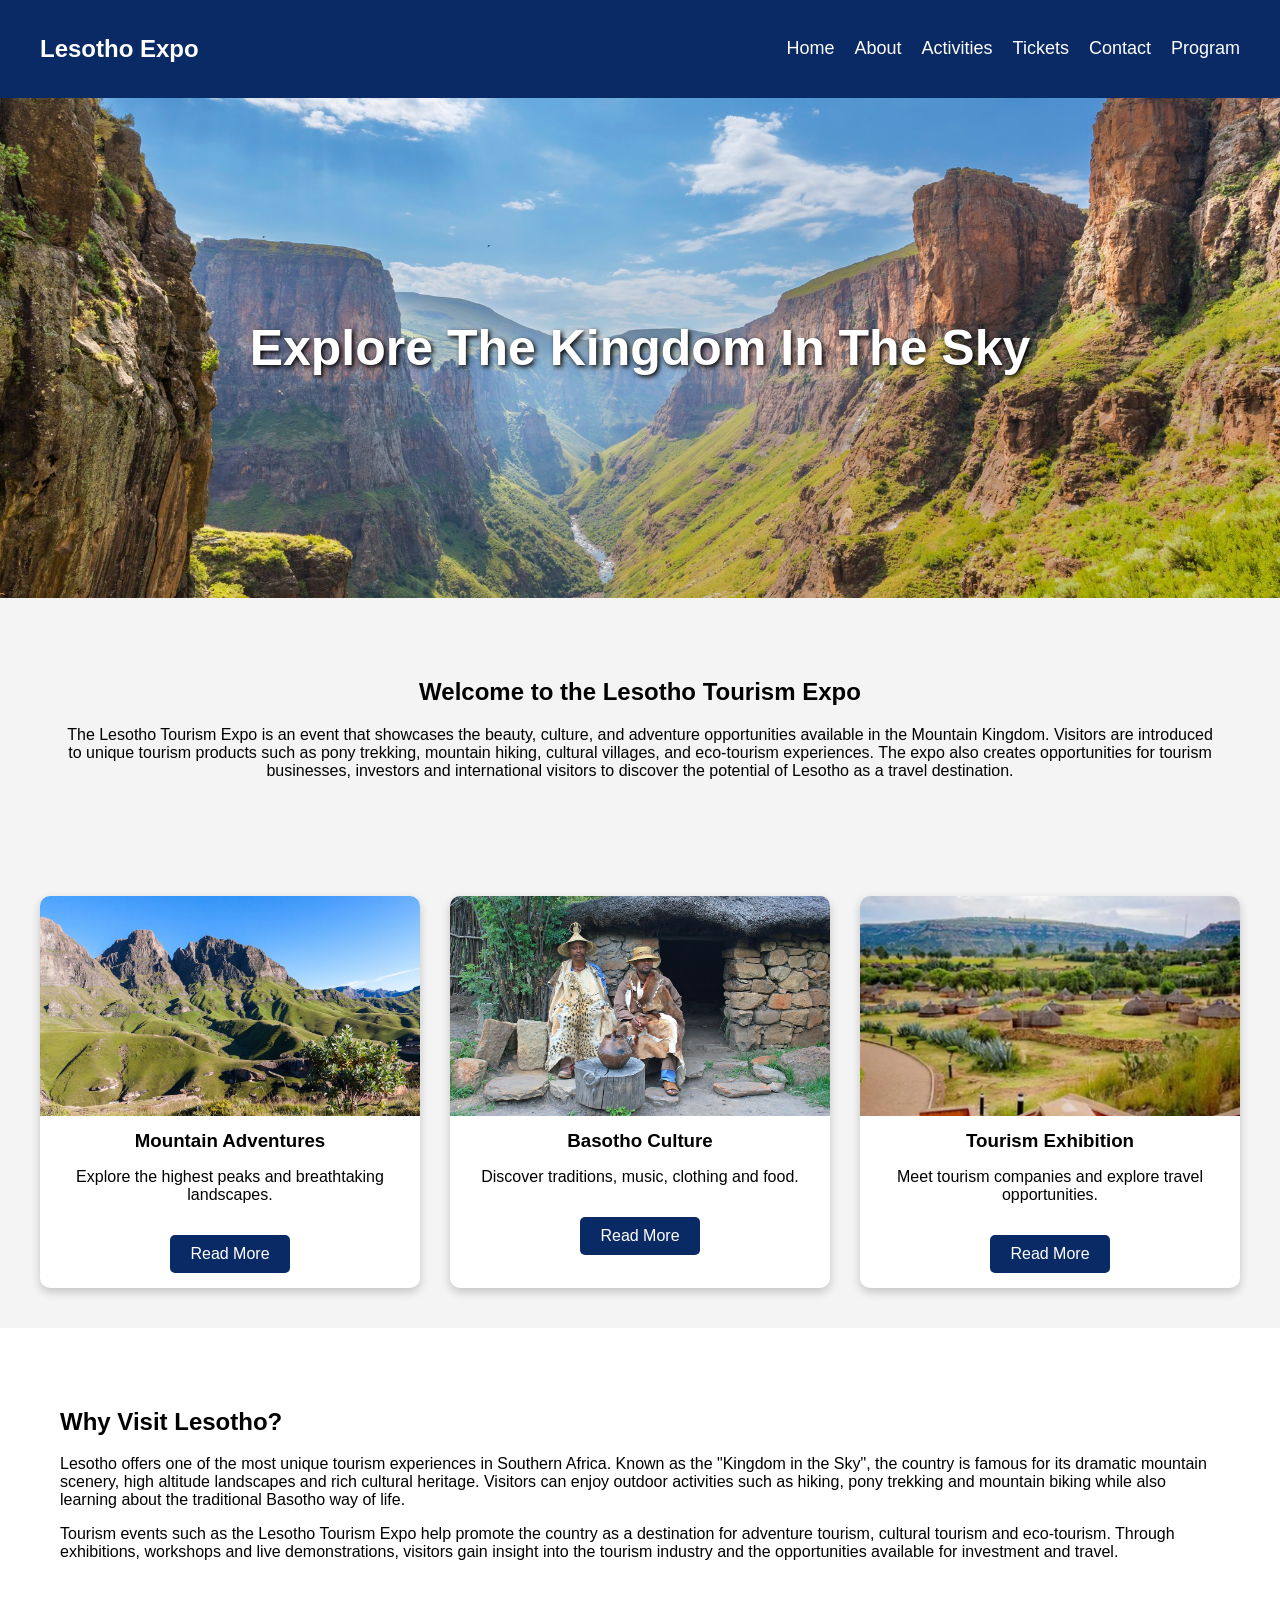
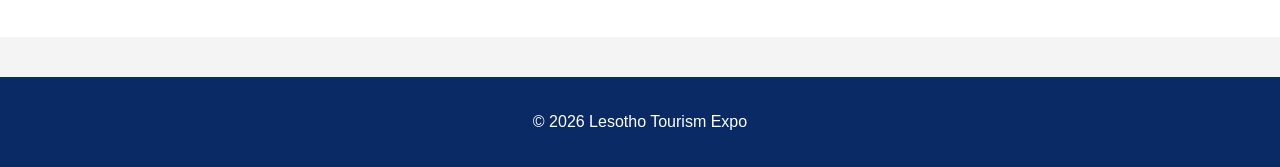
<file: index.html>
<!DOCTYPE html>
<html>

<head>

<title>Lesotho Tourism Expo</title>

<link rel="stylesheet" href="style.css">

<style>

/* Internal CSS for background image */

.hero{
background-image:url("hero.jpg");
height:500px;
background-size:cover;
background-position:center;
display:flex;
align-items:center;
justify-content:center;
color:white;
font-size:50px;
font-weight:bold;
text-shadow:2px 2px 5px black;
}

</style>

</head>

<body>

<nav>

<h2 class="logo">Lesotho Expo</h2>

<ul>

<li><a href="index.html">Home</a></li>
<li><a href="about.html">About</a></li>
<li><a href="activities.html">Activities</a></li>
<li><a href="tickets.html">Tickets</a></li>
<li><a href="contact.html">Contact</a></li>
<li><a href="program.html">Program</a></li>
</ul>

</nav>


<div class="hero">

Explore The Kingdom In The Sky

</div>


<section class="intro">

<h2>Welcome to the Lesotho Tourism Expo</h2>

<p>
The Lesotho Tourism Expo is an event that showcases the beauty, culture, and adventure opportunities available in the Mountain Kingdom. Visitors are introduced to unique tourism products such as pony trekking, mountain hiking, cultural villages, and eco-tourism experiences. The expo also creates opportunities for tourism businesses, investors and international visitors to discover the potential of Lesotho as a travel destination.
</p>

</section>


<section class="cards">

<div class="card">

<img src="mountains.jpg">

<h3>Mountain Adventures</h3>

<p>Explore the highest peaks and breathtaking landscapes.</p>

<a href="activities.html" class="btn">Read More</a>

</div>


<div class="card">

<img src="culture.jpg">

<h3>Basotho Culture</h3>

<p>Discover traditions, music, clothing and food.</p>

<a href="about.html" class="btn">Read More</a>

</div>


<div class="card">

<img src="expo.jpg">

<h3>Tourism Exhibition</h3>

<p>Meet tourism companies and explore travel opportunities.</p>

<a href="tickets.html" class="btn">Read More</a>

</div>

</section>


<section class="long-section">

<h2>Why Visit Lesotho?</h2>

<p>
Lesotho offers one of the most unique tourism experiences in Southern Africa. Known as the "Kingdom in the Sky", the country is famous for its dramatic mountain scenery, high altitude landscapes and rich cultural heritage. Visitors can enjoy outdoor activities such as hiking, pony trekking and mountain biking while also learning about the traditional Basotho way of life.
</p>

<p>
Tourism events such as the Lesotho Tourism Expo help promote the country as a destination for adventure tourism, cultural tourism and eco-tourism. Through exhibitions, workshops and live demonstrations, visitors gain insight into the tourism industry and the opportunities available for investment and travel.
</p>

</section>


<footer>

<p>© 2026 Lesotho Tourism Expo</p>

</footer>

</body>

</html>
</file>
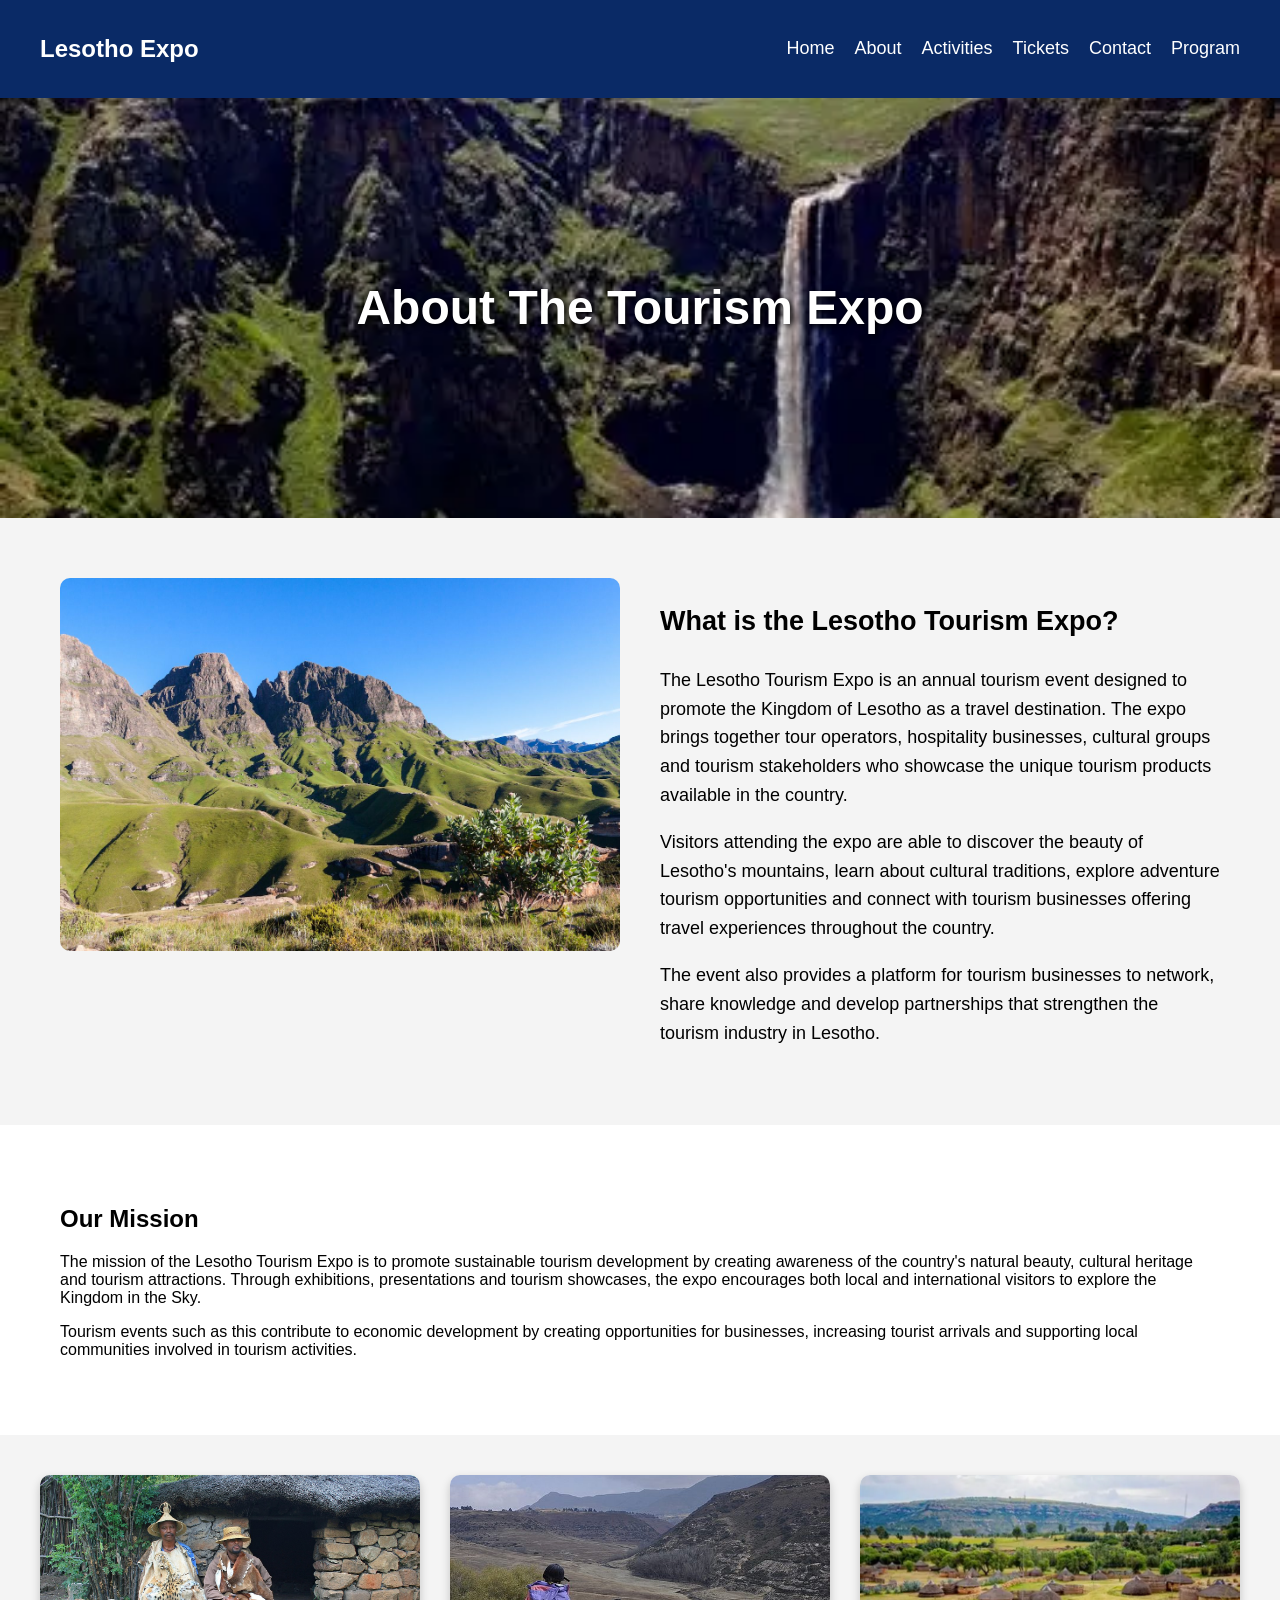
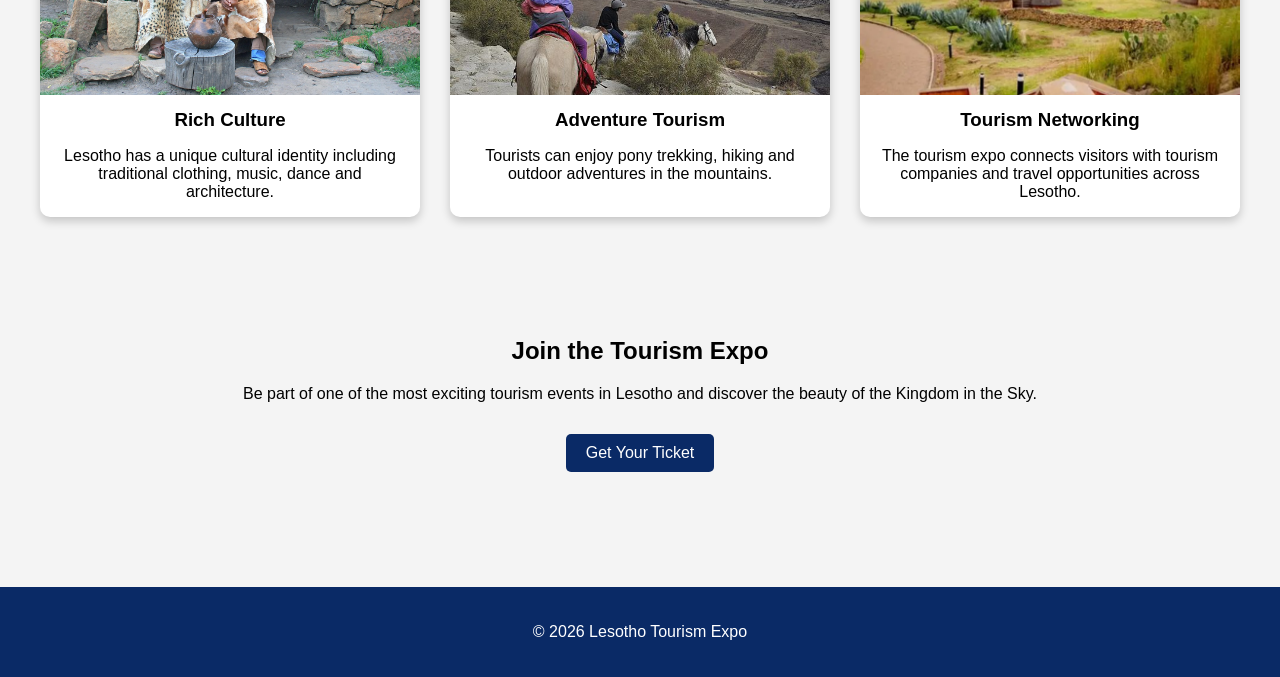
<file: about.html>
<!DOCTYPE html>
<html>

<head>

<title>About The Tourism Expo</title>

<link rel="stylesheet" href="style.css">

<style>

/* Background Hero Image */

.about-hero{
background-image:url("amo.jpg");
height:420px;
background-size:cover;
background-position:center;
display:flex;
align-items:center;
justify-content:center;
color:white;
font-size:48px;
font-weight:bold;
text-shadow:2px 2px 6px black;
}

/* About content layout */

.about-container{
display:grid;
grid-template-columns:1fr 1fr;
gap:40px;
padding:60px;
}

.about-container img{
width:100%;
border-radius:10px;
}

.about-text{
font-size:18px;
line-height:1.6;
}

</style>

</head>

<body>


<!-- Navigation -->

<nav>

<h2 class="logo">Lesotho Expo</h2>

<ul>

<li><a href="index.html">Home</a></li>
<li><a href="about.html">About</a></li>
<li><a href="activities.html">Activities</a></li>
<li><a href="tickets.html">Tickets</a></li>
<li><a href="contact.html">Contact</a></li>
<li><a href="program.html">Program</a></li>

</ul>

</nav>



<!-- Hero Banner -->

<div class="about-hero">

About The Tourism Expo

</div>



<!-- About Content -->

<section class="about-container">

<img src="mountains.jpg">

<div class="about-text">

<h2>What is the Lesotho Tourism Expo?</h2>

<p>
The Lesotho Tourism Expo is an annual tourism event designed to promote
the Kingdom of Lesotho as a travel destination. The expo brings together
tour operators, hospitality businesses, cultural groups and tourism
stakeholders who showcase the unique tourism products available in the
country.
</p>

<p>
Visitors attending the expo are able to discover the beauty of Lesotho's
mountains, learn about cultural traditions, explore adventure tourism
opportunities and connect with tourism businesses offering travel
experiences throughout the country.
</p>

<p>
The event also provides a platform for tourism businesses to network,
share knowledge and develop partnerships that strengthen the tourism
industry in Lesotho.
</p>

</div>

</section>



<!-- Mission Section -->

<section class="long-section">

<h2>Our Mission</h2>

<p>
The mission of the Lesotho Tourism Expo is to promote sustainable
tourism development by creating awareness of the country's natural
beauty, cultural heritage and tourism attractions. Through exhibitions,
presentations and tourism showcases, the expo encourages both local
and international visitors to explore the Kingdom in the Sky.
</p>

<p>
Tourism events such as this contribute to economic development by
creating opportunities for businesses, increasing tourist arrivals
and supporting local communities involved in tourism activities.
</p>

</section>



<!-- Why Visit Section -->

<section class="cards">

<div class="card">

<img src="culture.jpg">

<h3>Rich Culture</h3>

<p>
Lesotho has a unique cultural identity including traditional clothing,
music, dance and architecture.
</p>

</div>



<div class="card">

<img src="pony.jpg">

<h3>Adventure Tourism</h3>

<p>
Tourists can enjoy pony trekking, hiking and outdoor adventures in the
mountains.
</p>

</div>



<div class="card">

<img src="expo.jpg">

<h3>Tourism Networking</h3>

<p>
The tourism expo connects visitors with tourism companies and travel
opportunities across Lesotho.
</p>

</div>

</section>



<!-- Button Section -->

<section class="intro">

<h2>Join the Tourism Expo</h2>

<p>
Be part of one of the most exciting tourism events in Lesotho and
discover the beauty of the Kingdom in the Sky.
</p>

<a href="tickets.html" class="btn">Get Your Ticket</a>

</section>



<!-- Footer -->

<footer>

<p>© 2026 Lesotho Tourism Expo</p>

</footer>

</body>

</html>
</file>
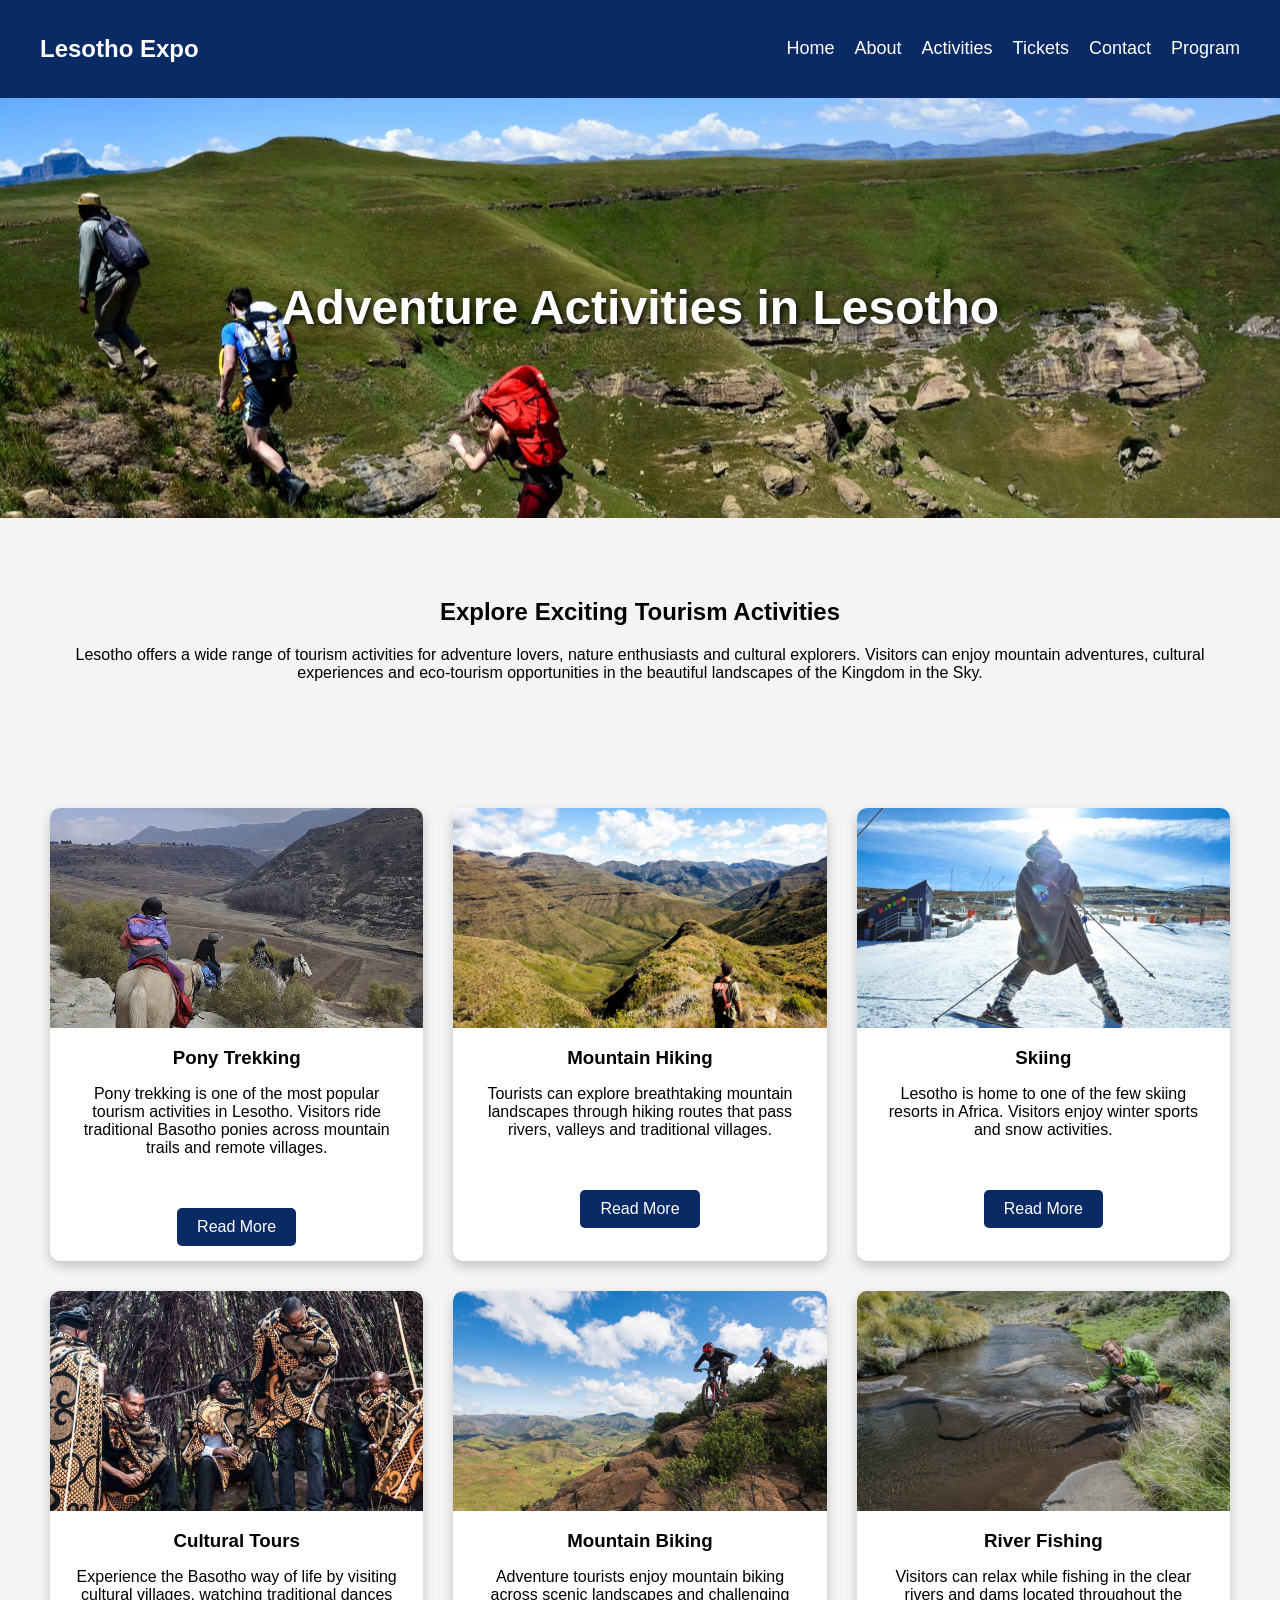
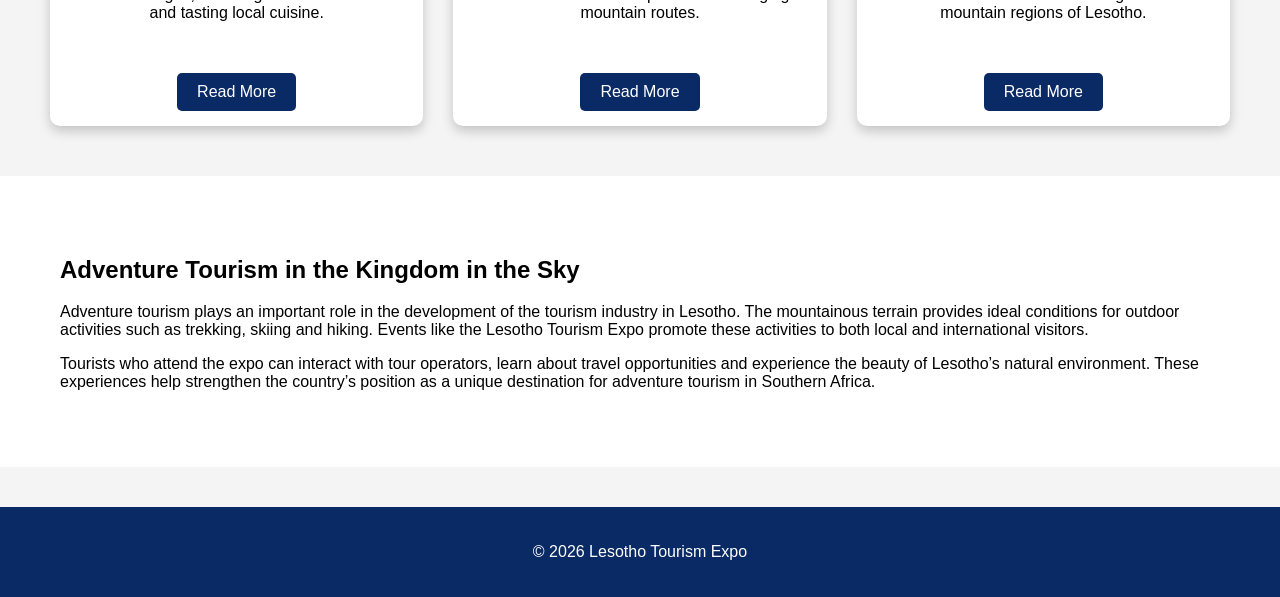
<file: activities.html>
<!DOCTYPE html>
<html>

<head>

<title>Tourism Activities</title>

<link rel="stylesheet" href="style.css">

<style>

/* Hero Background */

.activities-hero{
background-image:url("hiking.jpg");
height:420px;
background-size:cover;
background-position:center;
display:flex;
align-items:center;
justify-content:center;
color:white;
font-size:48px;
font-weight:bold;
text-shadow:2px 2px 6px black;
}

/* Activity Cards Layout */

.activity-cards{
display:grid;
grid-template-columns:repeat(3,1fr);
gap:30px;
padding:50px;
}

.activity-card{
background:white;
border-radius:10px;
overflow:hidden;
box-shadow:0 5px 12px rgba(0,0,0,0.2);
text-align:center;
}

.activity-card img{
width:100%;
height:220px;
object-fit:cover;
}

.activity-card h3{
margin:15px;
}

.activity-card p{
padding:0 20px 20px;
}

</style>

</head>

<body>


<!-- Navigation -->

<nav>

<h2 class="logo">Lesotho Expo</h2>

<ul>

<li><a href="index.html">Home</a></li>
<li><a href="about.html">About</a></li>
<li><a href="activities.html">Activities</a></li>
<li><a href="tickets.html">Tickets</a></li>
<li><a href="contact.html">Contact</a></li>
<li><a href="program.html">Program</a></li>

</ul>

</nav>



<!-- Hero Banner -->

<div class="activities-hero">

Adventure Activities in Lesotho

</div>



<!-- Introduction -->

<section class="intro">

<h2>Explore Exciting Tourism Activities</h2>

<p>
Lesotho offers a wide range of tourism activities for adventure lovers,
nature enthusiasts and cultural explorers. Visitors can enjoy mountain
adventures, cultural experiences and eco-tourism opportunities in the
beautiful landscapes of the Kingdom in the Sky.
</p>

</section>



<!-- Activity Cards -->

<section class="activity-cards">


<div class="activity-card">

<img src="pony.jpg">

<h3>Pony Trekking</h3>

<p>
Pony trekking is one of the most popular tourism activities in Lesotho.
Visitors ride traditional Basotho ponies across mountain trails and
remote villages.
</p>

<a href="tickets.html" class="btn">Read More</a>

</div>



<div class="activity-card">

<img src="Hike.jpg">

<h3>Mountain Hiking</h3>

<p>
Tourists can explore breathtaking mountain landscapes through hiking
routes that pass rivers, valleys and traditional villages.
</p>

<a href="tickets.html" class="btn">Read More</a>

</div>



<div class="activity-card">

<img src="skiing.jpg">

<h3>Skiing</h3>

<p>
Lesotho is home to one of the few skiing resorts in Africa.
Visitors enjoy winter sports and snow activities.
</p>

<a href="tickets.html" class="btn">Read More</a>

</div>



<div class="activity-card">

<img src="cultours.jpg">

<h3>Cultural Tours</h3>

<p>
Experience the Basotho way of life by visiting cultural villages,
watching traditional dances and tasting local cuisine.
</p>

<a href="about.html" class="btn">Read More</a>

</div>



<div class="activity-card">

<img src="biking.jpg">

<h3>Mountain Biking</h3>

<p>
Adventure tourists enjoy mountain biking across scenic landscapes
and challenging mountain routes.
</p>

<a href="tickets.html" class="btn">Read More</a>

</div>



<div class="activity-card">

<img src="fishing.jpg">

<h3>River Fishing</h3>

<p>
Visitors can relax while fishing in the clear rivers and dams
located throughout the mountain regions of Lesotho.
</p>

<a href="tickets.html" class="btn">Read More</a>

</div>


</section>



<!-- Additional Content -->

<section class="long-section">

<h2>Adventure Tourism in the Kingdom in the Sky</h2>

<p>
Adventure tourism plays an important role in the development of the
tourism industry in Lesotho. The mountainous terrain provides ideal
conditions for outdoor activities such as trekking, skiing and hiking.
Events like the Lesotho Tourism Expo promote these activities to both
local and international visitors.
</p>

<p>
Tourists who attend the expo can interact with tour operators, learn
about travel opportunities and experience the beauty of Lesotho’s
natural environment. These experiences help strengthen the country’s
position as a unique destination for adventure tourism in Southern Africa.
</p>

</section>



<footer>

<p>© 2026 Lesotho Tourism Expo</p>

</footer>


</body>

</html>
</file>
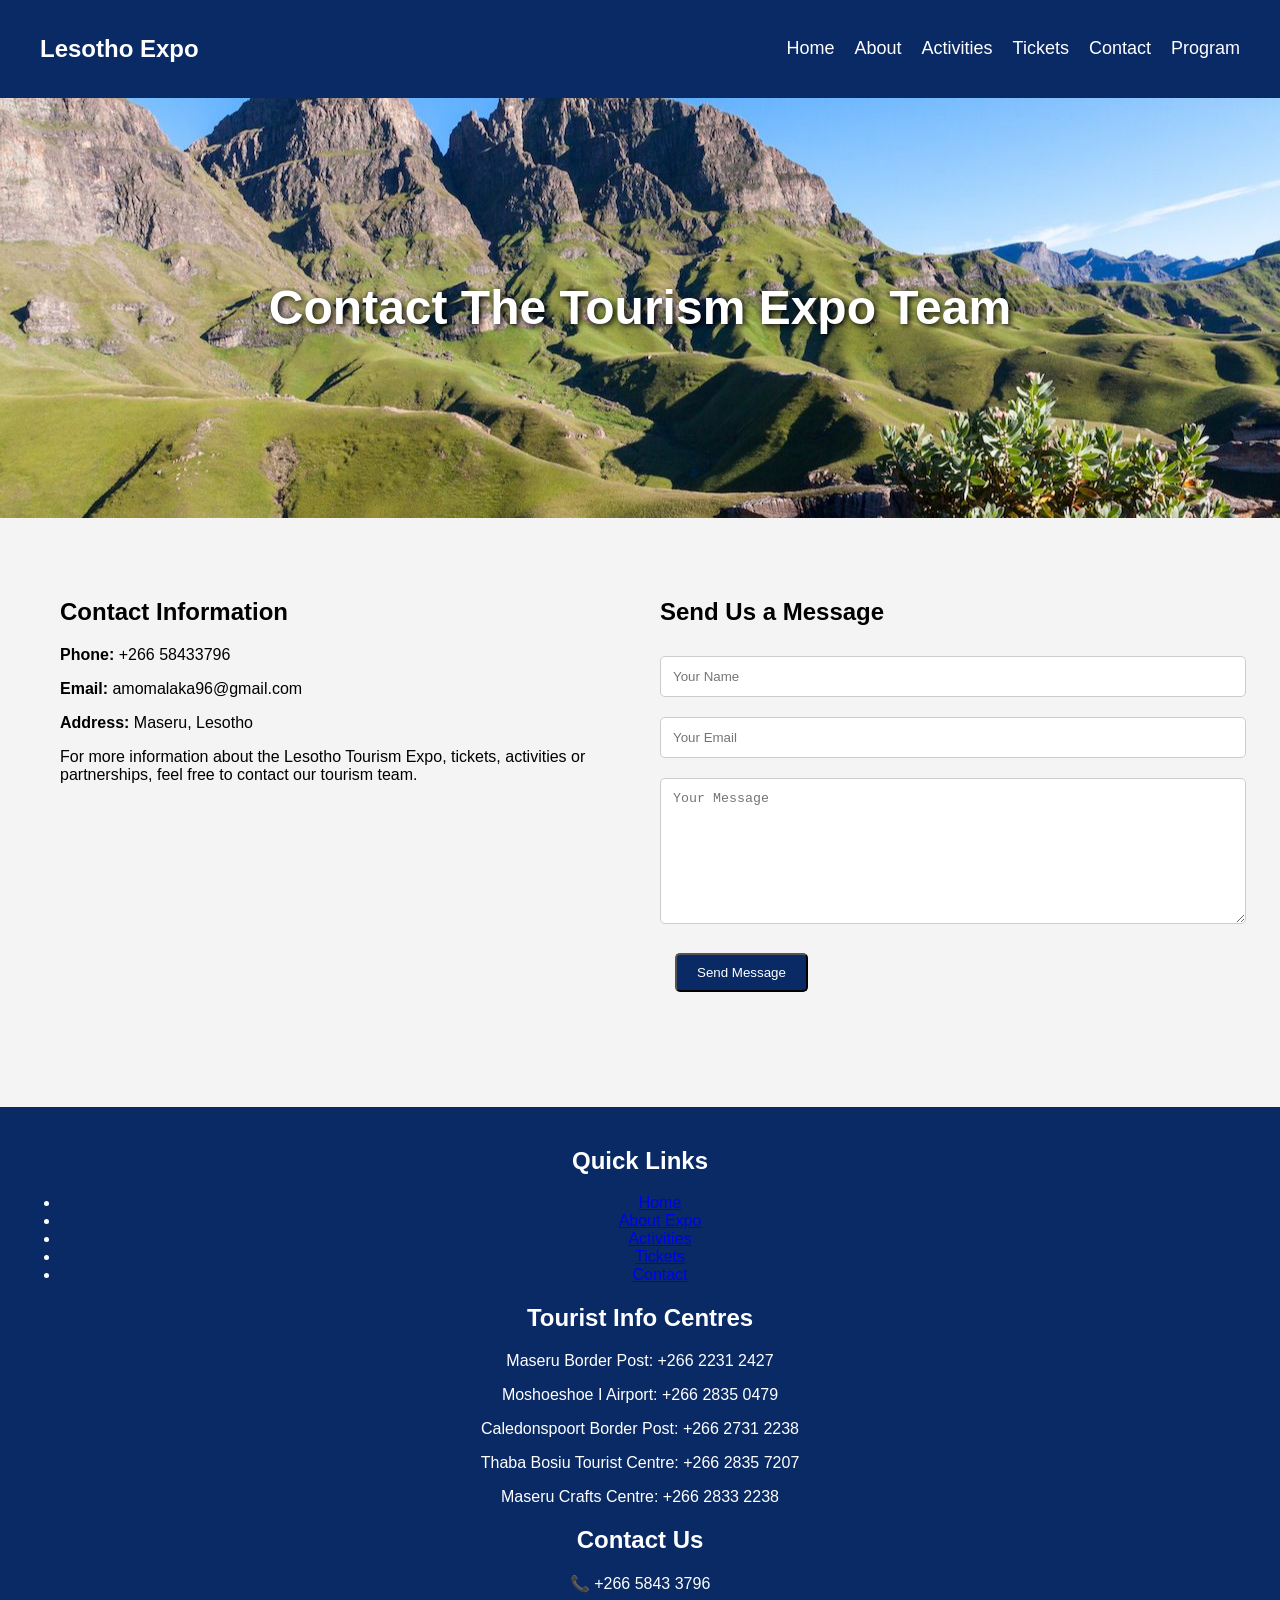
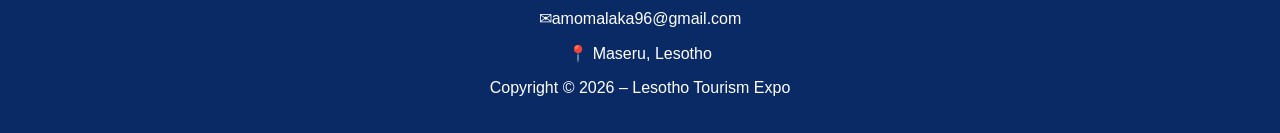
<file: contact.html>
<!DOCTYPE html>
<html>

<head>

<title>Contact Us</title>

<link rel="stylesheet" href="style.css">

<style>

/* HERO IMAGE */

.contact-hero{
background-image:url("mountains.jpg");
height:420px;
background-size:cover;
background-position:center;
display:flex;
align-items:center;
justify-content:center;
color:white;
font-size:48px;
font-weight:bold;
text-shadow:2px 2px 6px black;
}

/* CONTACT SECTION */

.contact-container{
display:grid;
grid-template-columns:1fr 1fr;
gap:40px;
padding:60px;
}

/* FORM */

.contact-form input,
.contact-form textarea{
width:100%;
padding:12px;
margin:10px 0;
border-radius:5px;
border:1px solid #ccc;
}

.contact-form textarea{
height:120px;
}

</style>

</head>

<body>

<!-- NAVIGATION -->

<nav>

<h2 class="logo">Lesotho Expo</h2>

<ul>

<li><a href="index.html">Home</a></li>
<li><a href="about.html">About</a></li>
<li><a href="activities.html">Activities</a></li>
<li><a href="tickets.html">Tickets</a></li>
<li><a href="contact.html">Contact</a></li>
<li><a href="program.html">Program</a></li>

</ul>

</nav>


<!-- HERO -->

<div class="contact-hero">

Contact The Tourism Expo Team

</div>


<!-- CONTACT INFORMATION + FORM -->

<section class="contact-container">

<div>

<h2>Contact Information</h2>

<p><strong>Phone:</strong> +266 58433796</p>

<p><strong>Email:</strong> amomalaka96@gmail.com</p>

<p><strong>Address:</strong> Maseru, Lesotho</p>

<p>
For more information about the Lesotho Tourism Expo,
tickets, activities or partnerships, feel free to contact
our tourism team.
</p>

</div>


<div>

<h2>Send Us a Message</h2>

<form class="contact-form">

<input type="text" placeholder="Your Name">

<input type="email" placeholder="Your Email">

<textarea placeholder="Your Message"></textarea>

<button class="btn">Send Message</button>

</form>

</div>

</section>



<!-- LARGE CONTACT FOOTER SECTION -->

<footer class="footer">

<div class="footer-container">

<div class="footer-section">

<h2>Quick Links</h2>

<ul>
<li><a href="index.html">Home</a></li>
<li><a href="about.html">About Expo</a></li>
<li><a href="activities.html">Activities</a></li>
<li><a href="tickets.html">Tickets</a></li>
<li><a href="contact.html">Contact</a></li>
</ul>

</div>


<div class="footer-section">

<h2>Tourist Info Centres</h2>

<p>Maseru Border Post: +266 2231 2427</p>
<p>Moshoeshoe I Airport: +266 2835 0479</p>
<p>Caledonspoort Border Post: +266 2731 2238</p>
<p>Thaba Bosiu Tourist Centre: +266 2835 7207</p>
<p>Maseru Crafts Centre: +266 2833 2238</p>

</div>


<div class="footer-section">

<h2>Contact Us</h2>

<p>📞 +266 5843 3796</p>
<p>✉amomalaka96@gmail.com</p>
<p>📍 Maseru, Lesotho</p>

</div>

</div>


<div class="footer-bottom">

<p>Copyright © 2026 – Lesotho Tourism Expo</p>

</div>

</footer>


</body>

</html>
</file>
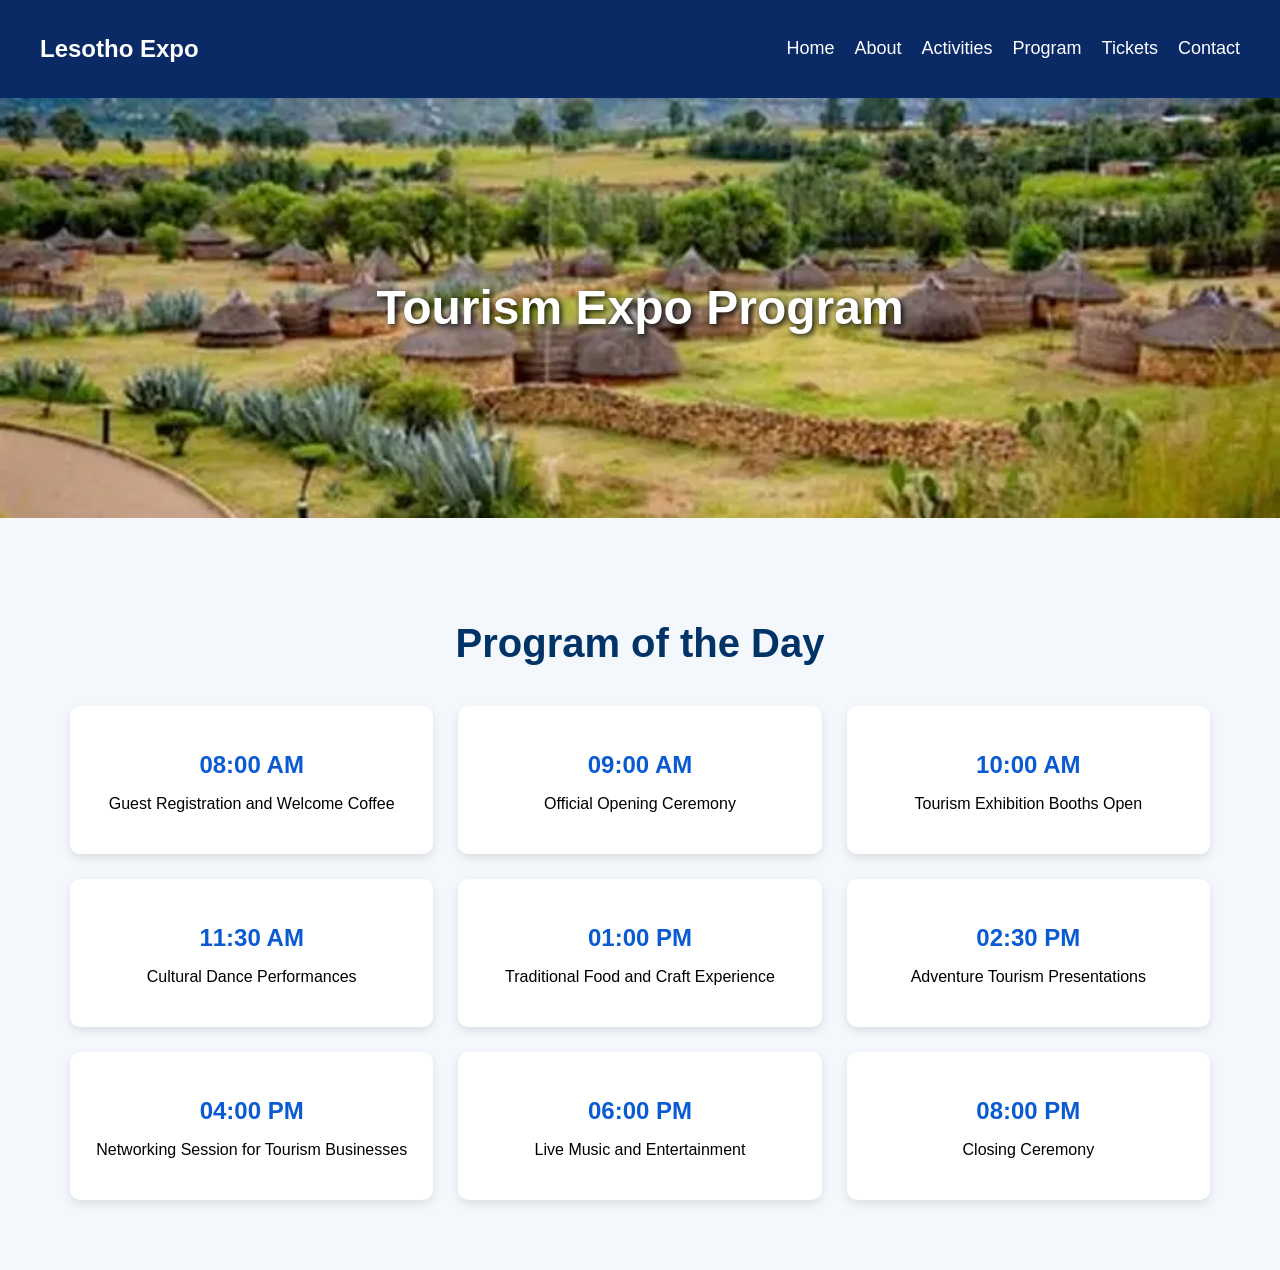
<file: program.html>
<!DOCTYPE html>
<html>

<head>

<title>Expo Program</title>

<link rel="stylesheet" href="style.css">

<style>

/* HERO IMAGE */

.program-hero{
background-image:url("expo.jpg");
height:420px;
background-size:cover;
background-position:center;
display:flex;
align-items:center;
justify-content:center;
color:white;
font-size:48px;
font-weight:bold;
text-shadow:2px 2px 6px black;
}

/* PROGRAM SECTION */

.program-section{
padding:70px;
text-align:center;
background:#f4f7fb;
}

.program-title{
font-size:40px;
margin-bottom:40px;
color:#003366;
}

/* SCHEDULE GRID */

.schedule{
display:grid;
grid-template-columns:repeat(3,1fr);
gap:25px;
}

.program-card{
background:white;
padding:25px;
border-radius:10px;
box-shadow:0px 4px 10px rgba(0,0,0,0.1);
transition:0.3s;
}

.program-card:hover{
transform:translateY(-8px);
}

.program-card h2{
color:#0a5bd3;
margin-bottom:10px;
}

</style>

</head>

<body>

<!-- NAVIGATION -->

<nav>

<h2 class="logo">Lesotho Expo</h2>

<ul>
<li><a href="index.html">Home</a></li>
<li><a href="about.html">About</a></li>
<li><a href="activities.html">Activities</a></li>
<li><a href="program.html">Program</a></li>
<li><a href="tickets.html">Tickets</a></li>
<li><a href="contact.html">Contact</a></li>
</ul>

</nav>


<!-- HERO -->

<div class="program-hero">

Tourism Expo Program

</div>


<!-- PROGRAM SCHEDULE -->

<section class="program-section">

<h1 class="program-title">Program of the Day</h1>

<div class="schedule">

<div class="program-card">
<h2>08:00 AM</h2>
<p>Guest Registration and Welcome Coffee</p>
</div>

<div class="program-card">
<h2>09:00 AM</h2>
<p>Official Opening Ceremony</p>
</div>

<div class="program-card">
<h2>10:00 AM</h2>
<p>Tourism Exhibition Booths Open</p>
</div>

<div class="program-card">
<h2>11:30 AM</h2>
<p>Cultural Dance Performances</p>
</div>

<div class="program-card">
<h2>01:00 PM</h2>
<p>Traditional Food and Craft Experience</p>
</div>

<div class="program-card">
<h2>02:30 PM</h2>
<p>Adventure Tourism Presentations</p>
</div>

<div class="program-card">
<h2>04:00 PM</h2>
<p>Networking Session for Tourism Businesses</p>
</div>

<div class="program-card">
<h2>06:00 PM</h2>
<p>Live Music and Entertainment</p>
</div>

<div class="program-card">
<h2>08:00 PM</h2>
<p>Closing Ceremony</p>
</div>

</div>

</section>

</body>

</html>
</file>
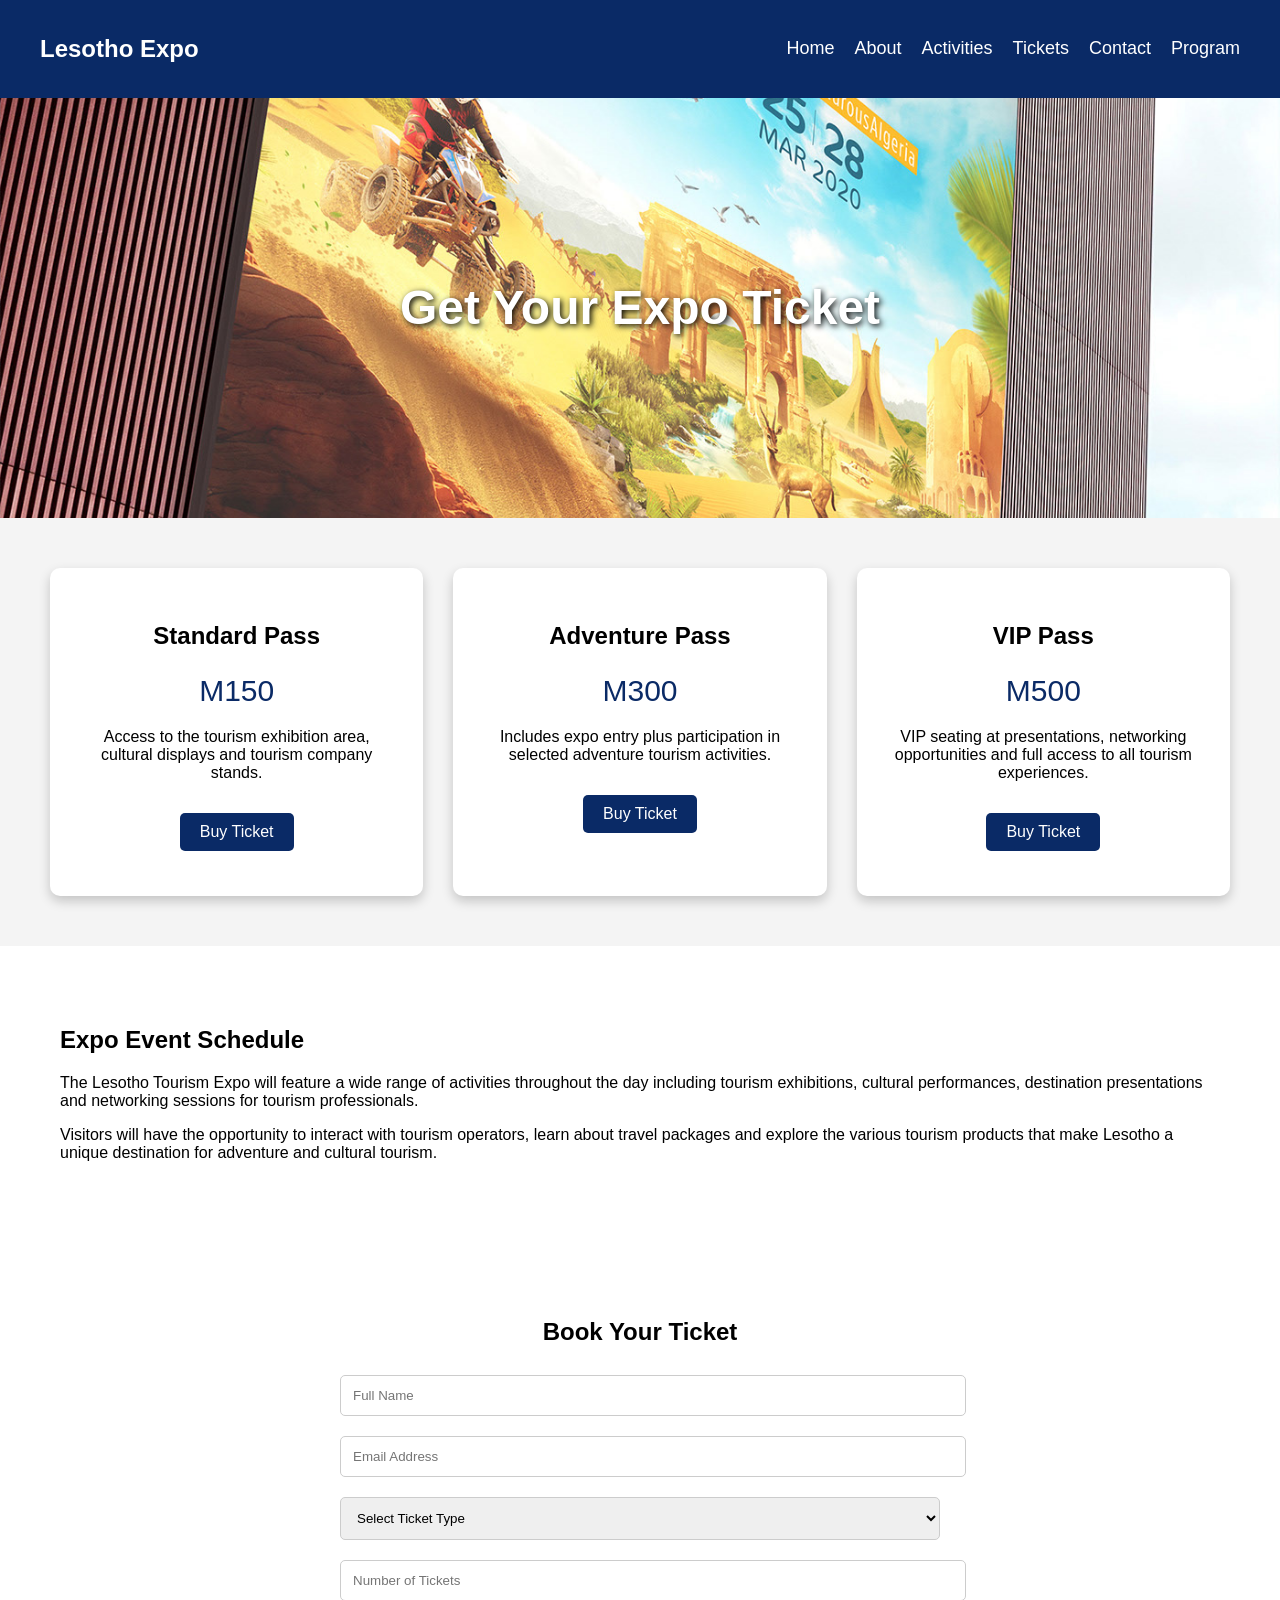
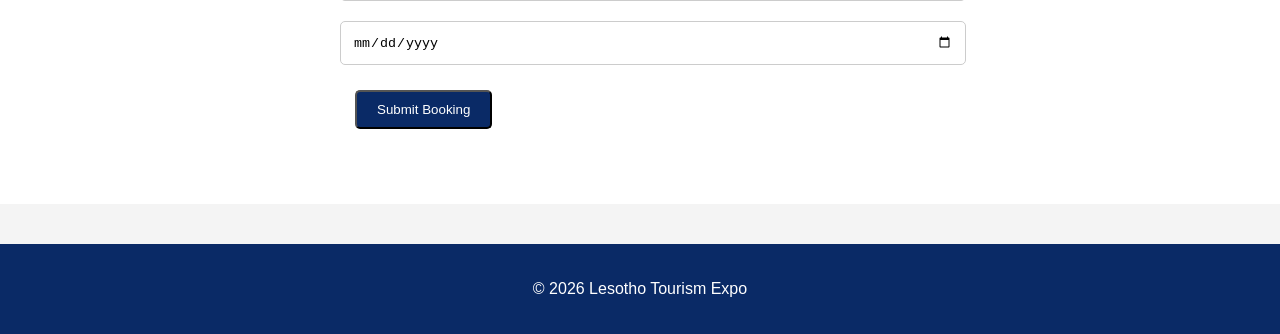
<file: tickets.html>
<!DOCTYPE html>
<html>

<head>

<title>Expo Tickets</title>

<link rel="stylesheet" href="style.css">

<style>

/* HERO BACKGROUND */

.ticket-hero{
background-image:url("ticket.jpg");
height:420px;
background-size:cover;
background-position:center;
display:flex;
align-items:center;
justify-content:center;
color:white;
font-size:48px;
font-weight:bold;
text-shadow:2px 2px 6px black;
}


/* Ticket Cards */

.ticket-cards{
display:grid;
grid-template-columns:repeat(3,1fr);
gap:30px;
padding:50px;
}

.ticket-card{
background:white;
border-radius:10px;
box-shadow:0 5px 12px rgba(0,0,0,0.2);
text-align:center;
padding:30px;
}

.ticket-card h3{
font-size:24px;
}

.price{
font-size:30px;
color:#0a2a66;
margin:20px 0;
}


/* Form Section */

.form-section{
padding:60px;
background:white;
}

.booking-form{
max-width:600px;
margin:auto;
}

.booking-form input,
.booking-form select{
width:100%;
padding:12px;
margin:10px 0;
border-radius:5px;
border:1px solid #ccc;
}

</style>

</head>

<body>


<!-- Navigation -->

<nav>

<h2 class="logo">Lesotho Expo</h2>

<ul>

<li><a href="index.html">Home</a></li>
<li><a href="about.html">About</a></li>
<li><a href="activities.html">Activities</a></li>
<li><a href="tickets.html">Tickets</a></li>
<li><a href="contact.html">Contact</a></li>
<li><a href="program.html">Program</a></li>

</ul>

</nav>



<!-- Hero Section -->

<div class="ticket-hero">

Get Your Expo Ticket

</div>



<!-- Ticket Options -->

<section class="ticket-cards">

<div class="ticket-card">

<h3>Standard Pass</h3>

<p class="price">M150</p>

<p>
Access to the tourism exhibition area, cultural displays and tourism
company stands.
</p>

<a href="#book" class="btn">Buy Ticket</a>

</div>



<div class="ticket-card">

<h3>Adventure Pass</h3>

<p class="price">M300</p>

<p>
Includes expo entry plus participation in selected adventure tourism
activities.
</p>

<a href="#book" class="btn">Buy Ticket</a>

</div>



<div class="ticket-card">

<h3>VIP Pass</h3>

<p class="price">M500</p>

<p>
VIP seating at presentations, networking opportunities and full
access to all tourism experiences.
</p>

<a href="#book" class="btn">Buy Ticket</a>

</div>

</section>



<!-- Event Schedule -->

<section class="long-section">

<h2>Expo Event Schedule</h2>

<p>
The Lesotho Tourism Expo will feature a wide range of activities
throughout the day including tourism exhibitions, cultural
performances, destination presentations and networking sessions
for tourism professionals.
</p>

<p>
Visitors will have the opportunity to interact with tourism operators,
learn about travel packages and explore the various tourism products
that make Lesotho a unique destination for adventure and cultural
tourism.
</p>

</section>



<!-- Booking Form -->

<section class="form-section" id="book">

<h2 style="text-align:center;">Book Your Ticket</h2>

<form class="booking-form">

<input type="text" placeholder="Full Name" required>

<input type="email" placeholder="Email Address" required>

<select>

<option>Select Ticket Type</option>
<option>Standard Pass</option>
<option>Adventure Pass</option>
<option>VIP Pass</option>

</select>

<input type="number" placeholder="Number of Tickets">

<input type="date">

<button class="btn">Submit Booking</button>

</form>

</section>



<!-- Footer -->

<footer>

<p>© 2026 Lesotho Tourism Expo</p>

</footer>


</body>

</html>
</file>
<file: style.css>
body{
margin:0;
font-family:Arial, sans-serif;
background:#f4f4f4;
}


/* NAVIGATION */

nav{
background:#0a2a66;
display:flex;
justify-content:space-between;
align-items:center;
padding:15px 40px;
}

nav ul{
list-style:none;
display:flex;
}

nav ul li{
margin-left:20px;
}

nav a{
color:white;
text-decoration:none;
font-size:18px;
}

.logo{
color:white;
}


/* INTRO */

.intro{
padding:60px;
text-align:center;
}


/* CARD GRID */

.cards{
display:grid;
grid-template-columns:repeat(3,1fr);
gap:30px;
padding:40px;
}


/* CARDS */

.card{
background:white;
border-radius:10px;
box-shadow:0 4px 10px rgba(0,0,0,0.2);
text-align:center;
overflow:hidden;
}

.card img{
width:100%;
height:220px;
object-fit:cover;
}

.card h3{
margin:10px;
}

.card p{
padding:0 15px;
}


/* BUTTON */

.btn{
display:inline-block;
margin:15px;
padding:10px 20px;
background:#0a2a66;
color:white;
text-decoration:none;
border-radius:5px;
}


/* LONG TEXT SECTION */

.long-section{
padding:60px;
background:white;
}


/* FOOTER */

footer{
background:#0a2a66;
color:white;
text-align:center;
padding:20px;
margin-top:40px;
}
</file>
